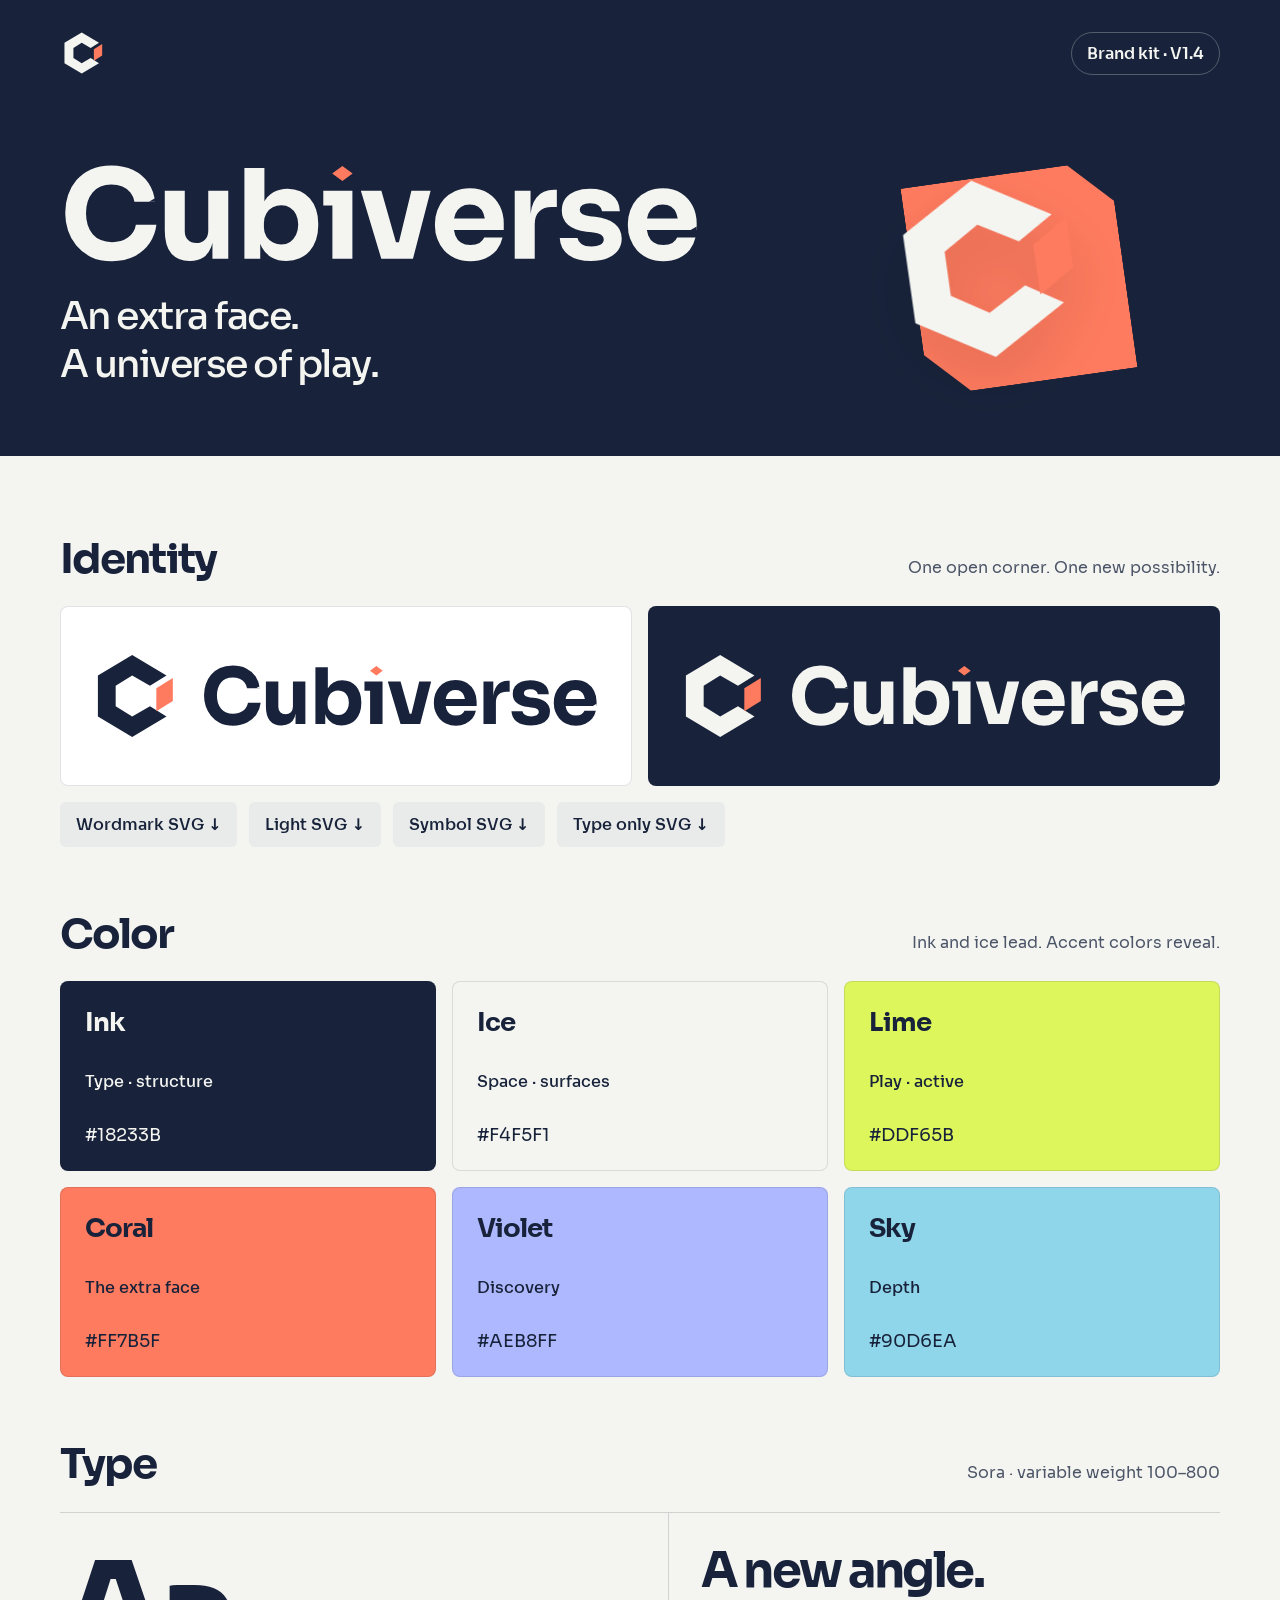
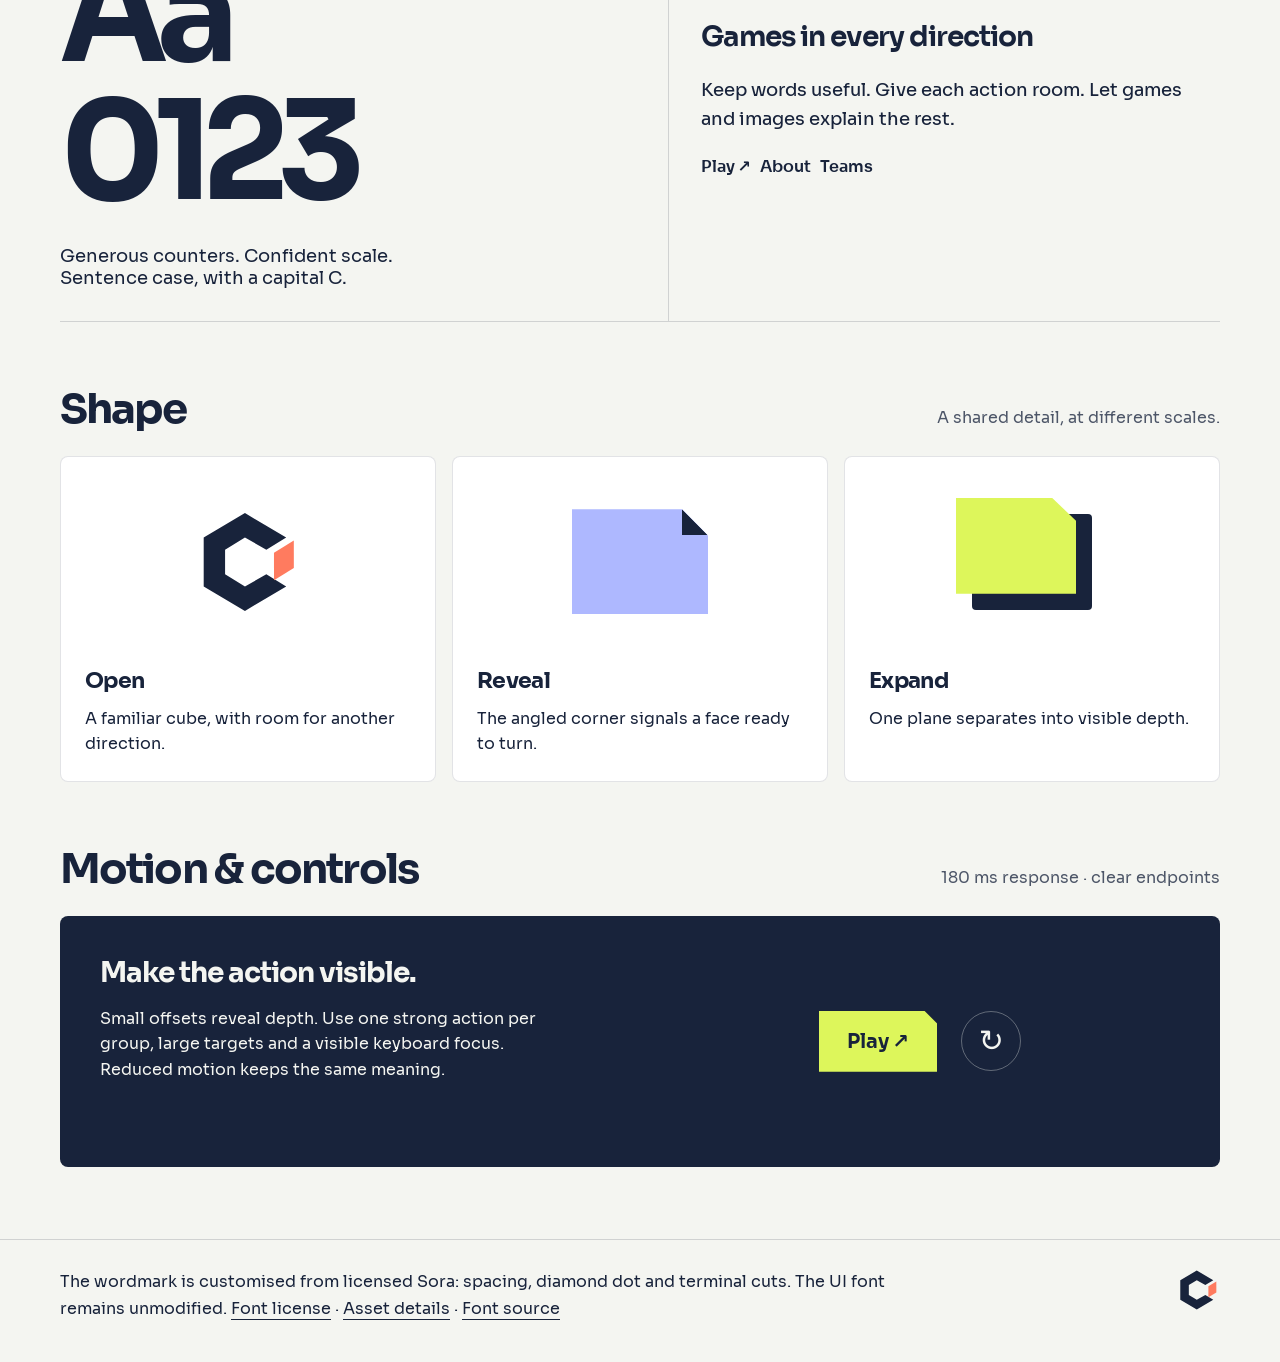
<file: brand/brand-guide.html>
<!doctype html>
<html lang="en">
<head>
  <meta charset="UTF-8">
  <meta name="viewport" content="width=device-width, initial-scale=1">
  <meta name="theme-color" content="#18233B">
  <title>Cubiverse — Brand kit</title>
  <link rel="icon" href="cubiverse-symbol.svg" type="image/svg+xml">
  <style>
    @font-face{font-family:Sora;src:url('../fonts/Sora-Variable.woff2') format('woff2');font-weight:100 800;font-display:swap}
    :root{--ink:#18233b;--ice:#f4f5f1;--lime:#ddf65b;--coral:#ff7b5f;--violet:#aeb8ff;--sky:#90d6ea;font-family:Sora,system-ui,sans-serif;color:var(--ink);background:var(--ice);font-synthesis:none}
    *{box-sizing:border-box}body{margin:0}a{color:inherit;text-underline-offset:5px}button{font:inherit}button,a{touch-action:manipulation}button:focus-visible,a:focus-visible{outline:3px solid var(--coral);outline-offset:5px}img{display:block;max-width:100%}
    .wrap{width:min(1160px,calc(100% - 64px));margin:auto}.masthead{color:var(--ice);background:var(--ink);padding:30px 0 68px;overflow:hidden}.topline{display:flex;justify-content:space-between;align-items:center;font-size:16px;font-weight:600}.topline img{width:46px}.release{padding:10px 15px;border:1px solid #f4f5f144;border-radius:999px}.hero{padding-top:72px;display:grid;grid-template-columns:1.4fr 1fr;gap:50px;align-items:end}.hero img{width:100%}.hero h1{font-size:clamp(24px,3vw,38px);line-height:1.25;font-weight:500;letter-spacing:-.04em;margin:22px 0 0}.brand-aperture{position:relative;display:grid;place-items:center;min-height:240px}.brand-aperture::before{content:'';position:absolute;width:210px;height:210px;background:var(--coral);transform:translate(30px,10px) rotate(-8deg);clip-path:polygon(0 0,80% 0,100% 20%,100% 100%,20% 100%,0 80%)}.brand-aperture img{position:relative;width:200px;filter:drop-shadow(0 24px 30px #0002);transform:rotate(-8deg)}
    main{padding:16px 0 72px}section{padding-top:64px}h2{font-size:clamp(28px,3.5vw,42px);line-height:1.1;letter-spacing:-.045em;margin:0 0 24px;font-weight:700}.section-head{display:flex;align-items:baseline;justify-content:space-between;gap:24px}.section-head p{font-size:16px;margin:0 0 24px;color:#4d5668}.variants{display:grid;grid-template-columns:1fr 1fr;gap:16px}.specimen{padding:40px 28px;min-height:180px;display:grid;place-items:center;border:1px solid #18233b20;background:white;border-radius:8px}.specimen.dark{background:var(--ink)}.specimen img{width:100%}.specimen.symbol img{width:100px}.asset-links{display:flex;flex-wrap:wrap;gap:12px;margin-top:16px}.asset-links a{font-size:16px;font-weight:550;padding:12px 16px;background:#e8ebe9;border-radius:6px;text-decoration:none}.asset-links a:hover{background:var(--lime)}
    .palette{display:grid;grid-template-columns:repeat(3,1fr);gap:16px}.swatch{min-height:190px;border:1px solid #18233b20;padding:24px;display:flex;flex-direction:column;justify-content:space-between;border-radius:8px}.swatch strong{font-size:26px;letter-spacing:-.04em}.swatch small{font-size:16px;font-weight:500}.swatch code{font-family:inherit;font-size:18px}.swatch.ink{color:var(--ice);background:var(--ink)}.swatch.ice{background:var(--ice)}.swatch.lime{background:var(--lime)}.swatch.coral{background:var(--coral)}.swatch.violet{background:var(--violet)}.swatch.sky{background:var(--sky)}
    .type-grid{display:grid;grid-template-columns:1.1fr 1fr;border-top:1px solid #18233b2a;border-bottom:1px solid #18233b2a}.type-display{padding:32px 32px 32px 0;display:flex;flex-direction:column;justify-content:space-between}.type-display strong{font-size:clamp(74px,12vw,138px);line-height:1;letter-spacing:-.08em;font-weight:700}.type-display p{font-size:18px;margin:24px 0 0}.type-scale{border-left:1px solid #18233b2a;padding:32px}.type-scale>*{margin:0 0 22px}.type-scale .display{font-size:48px;font-weight:700;letter-spacing:-.055em;line-height:1.1}.type-scale .heading{font-size:28px;font-weight:650;letter-spacing:-.035em}.type-scale .body{font-size:18px;font-weight:450;line-height:1.6}.type-scale .label{font-size:16px;font-weight:600}.type-scale>*:last-child{margin:0}
    .grammar{display:grid;grid-template-columns:repeat(3,1fr);gap:16px}.grammar-card{border:1px solid #18233b20;background:white;border-radius:8px;overflow:hidden}.grammar-art{height:210px;display:grid;place-items:center;position:relative;isolation:isolate}.grammar-art img{width:110px}.grammar-card h3{font-size:22px;margin:0 24px 12px;letter-spacing:-.03em}.grammar-card p{font-size:16px;line-height:1.6;margin:0 24px 24px;max-width:28ch}.fold{width:136px;height:105px;position:relative;background:var(--violet);clip-path:polygon(0 0,81% 0,100% 25%,100% 100%,0 100%)}.fold::after{content:'';position:absolute;right:0;top:0;width:26px;height:26px;background:var(--ink);clip-path:polygon(0 0,100% 100%,0 100%)}.layer{width:120px;height:96px;background:var(--ink);position:relative;border-radius:4px}.layer::after{content:'';position:absolute;inset:0;background:var(--lime);transform:translate(-16px,-16px);clip-path:polygon(0 0,80% 0,100% 24%,100% 100%,0 100%)}
    .interaction{background:var(--ink);color:var(--ice);border-radius:8px;display:grid;grid-template-columns:1fr 1fr;gap:40px;padding:40px}.interaction h3{font-size:28px;line-height:1.2;margin:0 0 16px;letter-spacing:-.035em}.interaction p{font-size:16px;line-height:1.6;margin:0;max-width:38ch}.actions{display:flex;flex-wrap:wrap;align-items:center;justify-content:center;gap:24px}.play{border:0;background:var(--lime);color:var(--ink);font-size:20px;font-weight:650;padding:18px 28px;min-height:60px;cursor:pointer;clip-path:polygon(0 0,calc(100% - 13px) 0,100% 13px,100% 100%,0 100%);box-shadow:0 0 0 transparent;transition:transform .18s cubic-bezier(.22,.7,.3,1),background .18s}.play:hover{transform:translate(-3px,-3px);background:var(--ice)}.play:active{transform:translate(0,0)}.orbit{width:60px;height:60px;padding:0;border-radius:50%;background:transparent;color:var(--ice);border:1px solid #f4f5f155;font-size:30px;cursor:pointer;transition:transform .18s,border-color .18s}.orbit:hover{transform:rotate(30deg);border-color:var(--lime)}.motion-note{min-height:24px;font-size:16px;color:var(--lime);margin-top:20px}
    footer{border-top:1px solid #18233b2a;padding:28px 0 40px;font-size:16px;line-height:1.7}.footer-row{display:flex;justify-content:space-between;gap:32px;align-items:start}footer p{max-width:72ch;margin:0}footer img{width:44px;flex:none}
    @media(max-width:700px){.wrap{width:calc(100% - 32px)}.masthead{padding-bottom:40px}.hero{padding-top:48px;grid-template-columns:1fr;gap:24px}.brand-aperture{display:none}.hero h1{max-width:18ch}.section-head{display:block}.variants{grid-template-columns:1fr}.specimen{min-height:150px;padding:30px 20px}.palette{grid-template-columns:repeat(2,1fr)}.swatch{min-height:165px;padding:18px}.swatch strong{font-size:23px}.type-grid{grid-template-columns:1fr}.type-display{padding-right:0}.type-scale{border-left:0;border-top:1px solid #18233b2a;padding:28px 0}.type-scale .display{font-size:40px}.grammar{grid-template-columns:1fr}.grammar-card{display:grid;grid-template-columns:130px 1fr;align-items:center}.grammar-art{height:165px;grid-row:1/3}.grammar-art img{width:80px}.grammar-card h3{margin:24px 18px 8px}.grammar-card p{margin:0 18px 24px}.fold{width:85px;height:76px}.layer{width:80px;height:70px}.interaction{padding:28px 22px;grid-template-columns:1fr;gap:28px}.actions{justify-content:start}.footer-row{gap:20px}section{padding-top:48px}}
    .play:focus-visible{clip-path:none;border-radius:3px}
    @media(prefers-reduced-motion:reduce){*,*::before,*::after{transition:none!important;animation:none!important}.play:hover,.orbit:hover{transform:none}}
  </style>
</head>
<body>
  <header class="masthead">
    <div class="wrap">
      <div class="topline"><img src="cubiverse-symbol-light.svg" alt="Cubiverse"><span class="release">Brand kit · V1.4</span></div>
      <div class="hero"><div><img src="cubiverse-wordmark-text-light.svg" alt="Cubiverse"><h1>An extra face.<br>A universe of play.</h1></div><div class="brand-aperture" aria-hidden="true"><img src="cubiverse-symbol-light.svg" alt=""></div></div>
    </div>
  </header>
  <main class="wrap">
    <section aria-labelledby="identity-title">
      <div class="section-head"><h2 id="identity-title">Identity</h2><p>One open corner. One new possibility.</p></div>
      <div class="variants"><div class="specimen"><img src="cubiverse-wordmark.svg" alt="Cubiverse dark wordmark"></div><div class="specimen dark"><img src="cubiverse-wordmark-light.svg" alt="Cubiverse light wordmark"></div></div>
      <div class="asset-links"><a href="cubiverse-wordmark.svg" download>Wordmark SVG ↓</a><a href="cubiverse-wordmark-light.svg" download>Light SVG ↓</a><a href="cubiverse-symbol.svg" download>Symbol SVG ↓</a><a href="cubiverse-wordmark-text.svg" download>Type only SVG ↓</a></div>
    </section>
    <section aria-labelledby="color-title">
      <div class="section-head"><h2 id="color-title">Color</h2><p>Ink and ice lead. Accent colors reveal.</p></div>
      <div class="palette"><div class="swatch ink"><strong>Ink</strong><small>Type · structure</small><code>#18233B</code></div><div class="swatch ice"><strong>Ice</strong><small>Space · surfaces</small><code>#F4F5F1</code></div><div class="swatch lime"><strong>Lime</strong><small>Play · active</small><code>#DDF65B</code></div><div class="swatch coral"><strong>Coral</strong><small>The extra face</small><code>#FF7B5F</code></div><div class="swatch violet"><strong>Violet</strong><small>Discovery</small><code>#AEB8FF</code></div><div class="swatch sky"><strong>Sky</strong><small>Depth</small><code>#90D6EA</code></div></div>
    </section>
    <section aria-labelledby="type-title">
      <div class="section-head"><h2 id="type-title">Type</h2><p>Sora · variable weight 100–800</p></div>
      <div class="type-grid"><div class="type-display"><strong>Aa<br>0123</strong><p>Generous counters. Confident scale.<br>Sentence case, with a capital C.</p></div><div class="type-scale"><p class="display">A new angle.</p><p class="heading">Games in every direction</p><p class="body">Keep words useful. Give each action room. Let games and images explain the rest.</p><p class="label">Play ↗ &nbsp; About &nbsp; Teams</p></div></div>
    </section>
    <section aria-labelledby="shape-title">
      <div class="section-head"><h2 id="shape-title">Shape</h2><p>A shared detail, at different scales.</p></div>
      <div class="grammar"><article class="grammar-card"><div class="grammar-art"><img src="cubiverse-symbol.svg" alt="Open C cube with a detached coral face"></div><h3>Open</h3><p>A familiar cube, with room for another direction.</p></article><article class="grammar-card"><div class="grammar-art" aria-hidden="true"><div class="fold"></div></div><h3>Reveal</h3><p>The angled corner signals a face ready to turn.</p></article><article class="grammar-card"><div class="grammar-art" aria-hidden="true"><div class="layer"></div></div><h3>Expand</h3><p>One plane separates into visible depth.</p></article></div>
    </section>
    <section aria-labelledby="motion-title">
      <div class="section-head"><h2 id="motion-title">Motion &amp; controls</h2><p>180 ms response · clear endpoints</p></div>
      <div class="interaction"><div><h3>Make the action visible.</h3><p>Small offsets reveal depth. Use one strong action per group, large targets and a visible keyboard focus. Reduced motion keeps the same meaning.</p><div class="motion-note" aria-live="polite" id="motion-note"></div></div><div class="actions"><button class="play" type="button" data-demo="Play selected">Play ↗</button><button class="orbit" type="button" aria-label="Turn the view" data-demo="View turned">↻</button></div></div>
    </section>
  </main>
  <footer><div class="wrap footer-row"><p>The wordmark is customised from licensed Sora: spacing, diamond dot and terminal cuts. The UI font remains unmodified. <a href="../fonts/Sora-OFL.txt">Font license</a> · <a href="brand-assets.json">Asset details</a> · <a href="../fonts/provenance.json">Font source</a></p><img src="cubiverse-symbol.svg" alt="Cubiverse"></div></footer>
  <script>document.querySelectorAll('[data-demo]').forEach(button=>button.addEventListener('click',()=>{document.getElementById('motion-note').textContent=button.dataset.demo}));</script>
</body>
</html>
</file>
